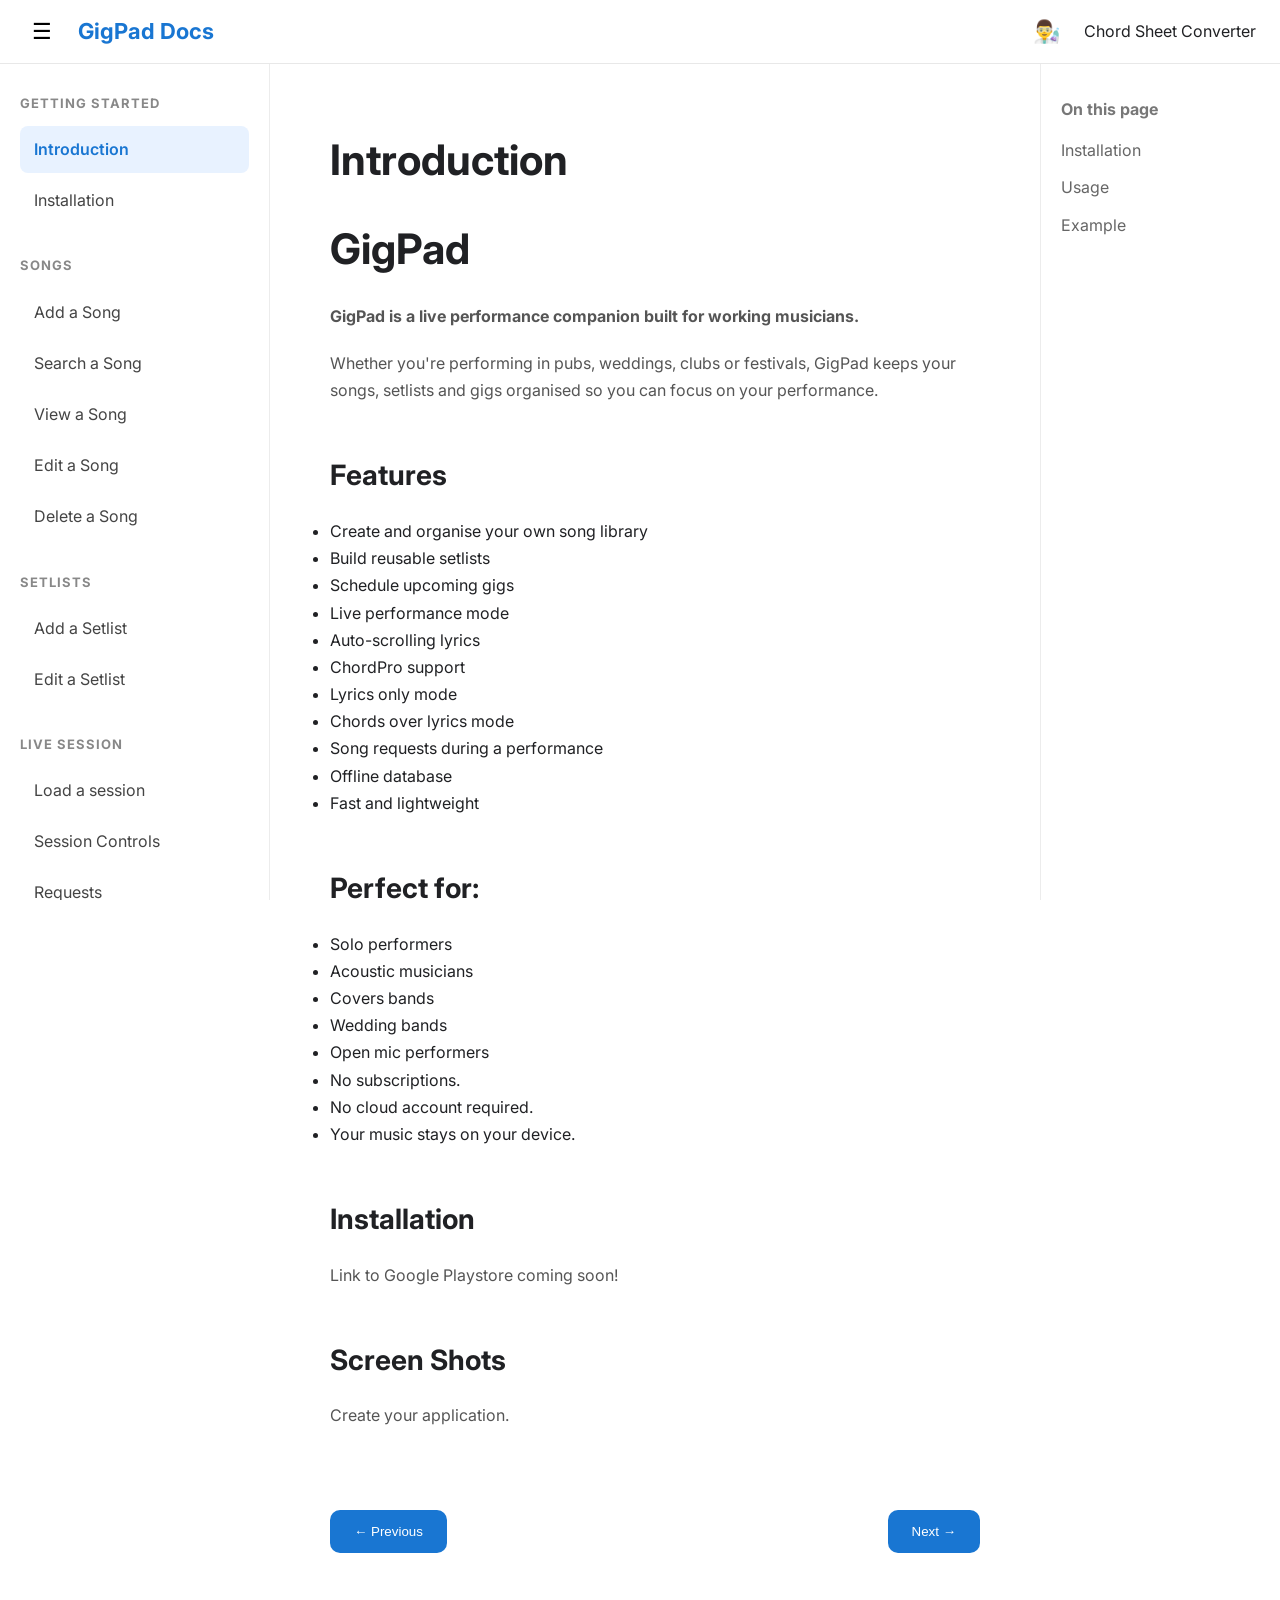
<file: index.html>
<!doctype html>
<html lang="en">
  <head>
    <meta charset="UTF-8" />
    <meta name="viewport" content="width=device-width,initial-scale=1.0" />
    <title>GigPad Docs</title>

    <link rel="stylesheet" href="css/style2.css" />

    <link rel="preconnect" href="https://fonts.googleapis.com" />
    <link rel="preconnect" href="https://fonts.gstatic.com" crossorigin />
    <link
      href="https://fonts.googleapis.com/css2?family=Inter:wght@400;500;600;700&display=swap"
      rel="stylesheet"
    />
  </head>

  <body>
    <header class="topbar">
      <div class="left">
        <button id="menuBtn">☰</button>

        <div class="logo">GigPad Docs</div>
      </div>

      <div class="right">
       

        <button id="themeBtn">👨‍🔬</button>

        <a href="index2.html"> Chord Sheet Converter </a>
      </div>
    </header>

    <div class="layout">
      <aside class="sidebar" id="sidebar">
        <div class="section">
          <h3>Getting Started</h3>

          <a class="active" href="#">Introduction</a>
          <a href="#installation">Installation</a>
        
        </div>

        <div class="section">
          <h3>Songs</h3>
          <a href="#">Add a Song</a>
          <a href="#">Search a Song</a>
          <a href="#">View a Song</a>
          <a href="#">Edit a Song</a>
          <a href="#">Delete a Song</a>
        </div>

        <div class="section">
          <h3>Setlists</h3>

          <a href="#">Add a Setlist</a>
          <a href="#">Edit a Setlist</a>
        </div>

        <div class="section">
          <h3>Live Session</h3>

          <a href="#">Load a session</a>
          <a href="#">Session Controls</a>
          <a href="#">Requests</a>
        </div>

        <div class="section">
          <h3>Gig/Bookings</h3>

          <a href="#">Search for Availability</a>
          <a href="#">Add a gig</a>
          <a href="#">Edit a gig</a>
          
        </div>
      </aside>

      <main class="content">
        <h1>Introduction</h1>

       <h1>GigPad</h1>
        <p><strong>GigPad is a live performance companion built for working musicians.</strong></p>
    </header>

 
        <p>Whether you're performing in pubs, weddings, clubs or festivals, GigPad keeps your songs, setlists and gigs organised so you can focus on your performance.</p>

        <h2>Features</h2>
        <ul>
            <li>Create and organise your own song library</li>
            <li>Build reusable setlists</li>
            <li>Schedule upcoming gigs</li>
            <li>Live performance mode</li>
            <li>Auto-scrolling lyrics</li>
            <li>ChordPro support</li>
            <li>Lyrics only mode</li>
            <li>Chords over lyrics mode</li>
            <li>Song requests during a performance</li>
            <li>Offline database</li>
            <li>Fast and lightweight</li>
        </ul>

        <h2>Perfect for:</h2>
        <ul>
            <li>Solo performers</li>
            <li>Acoustic musicians</li>
            <li>Covers bands</li>
            <li>Wedding bands</li>
            <li>Open mic performers</li>
            <li>No subscriptions.</li>
            <li>No cloud account required.</li>
            <li>Your music stays on your device.</li>
        </ul>
   

        <h2 >Installation</h2>

        <p>Link to Google Playstore coming soon!</p>

        
          

        <!-- <h2>Usage</h2>

        <p>Import the package.</p> -->

        <!-- <div class="code">
          <button class="copy">Copy</button>

          <pre><code>
import 'package:myapp/myapp.dart';
</code></pre>
        </div> -->

        <h2>Screen Shots</h2>

        <p>Create your application.</p>

        

        <div class="pager">
          <button>← Previous</button>

          <button>Next →</button>
        </div>
      </main>

      <aside class="toc">
        <h4>On this page</h4>
        
        <a href="">Installation</a>

        <a href="#usage">Usage</a>

        <a href="#example">Example</a>
      </aside>
    </div>

    <script src="js/myscripts.js"></script>
  </body>
</html>
</file>
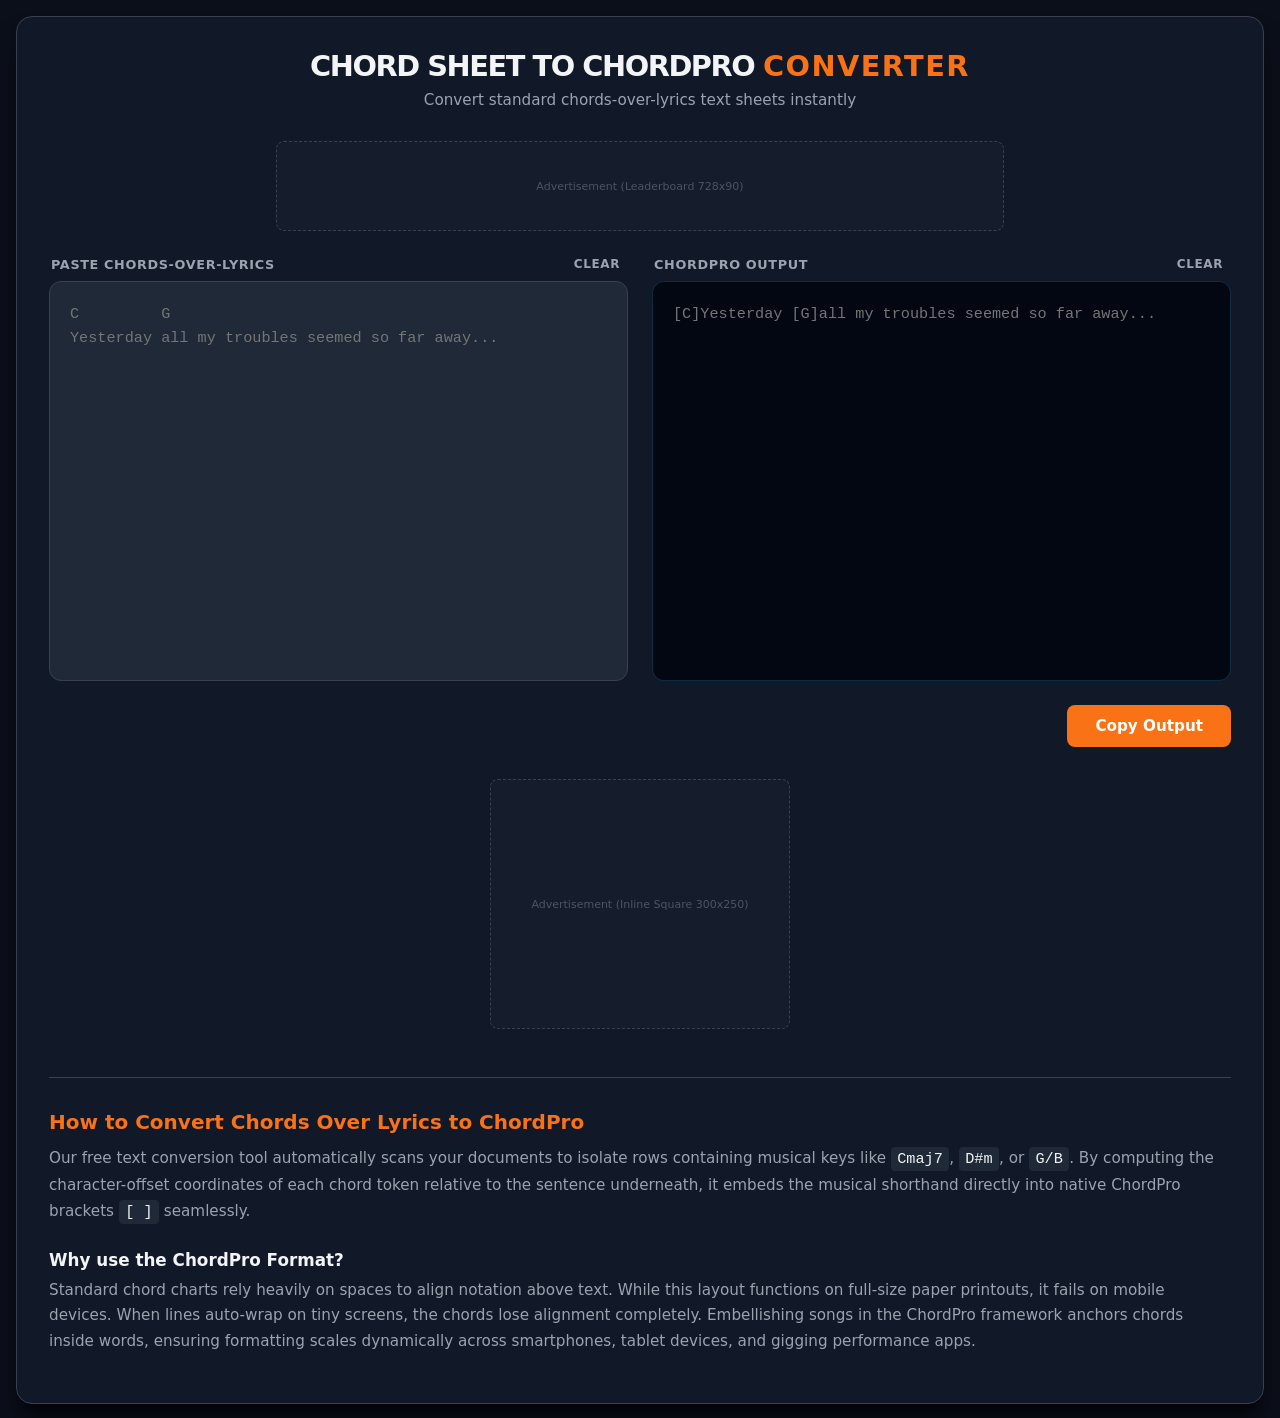
<file: index2.html>
<!doctype html>
<html lang="en">
  <head>
    <meta charset="UTF-8" />
    <meta name="viewport" content="width=device-width, initial-scale=1.0" />

    <!-- Premium SEO Meta Structure -->
    <title>Free Chords Over Lyrics to ChordPro Converter | SPRT Digital</title>
    <meta
      name="description"
      content="Instantly convert standard chord-over-lyrics charts into clean ChordPro format. Free, fully responsive, and optimized for mobile stage displays."
    />
    <meta
      name="keywords"
      content="chordpro converter, chords over lyrics, text to chordpro, ultimate guitar converter, chord wrapper, gigpad format"
    />
    <link rel="stylesheet" href="css/style.css" />
  </head>
  <body>
    <div class="container">
      <header>
        <h1>CHORD SHEET TO CHORDPRO <span>CONVERTER</span></h1>
        <p>Convert standard chords-over-lyrics text sheets instantly</p>
      </header>

      <!-- Top Banner Ad Unit -->
      <div class="ad-slot top-banner">
        <!-- Paste Google AdSense Leaderboard Script Code Here -->
        Advertisement (Leaderboard 728x90)
      </div>

      <div class="editor-grid">
        <!-- Input Pane -->
        <div class="pane">
          <div class="pane-header">
            <label for="input">Paste Chords-Over-Lyrics</label>
            <button class="btn-clear" onclick="clearFields()">Clear</button>
          </div>
          <textarea
            id="input"
            oninput="handleConversion()"
            placeholder="C         G&#10;Yesterday all my troubles seemed so far away..."
          ></textarea>
        </div>

        <!-- Output Pane -->
        <div class="pane">
          <div class="pane-header">
            <label for="output">ChordPro Output</label>
            <button class="btn-clear" onclick="clearFields()">Clear</button>
          </div>
          <textarea
            id="output"
            readonly
            placeholder="[C]Yesterday [G]all my troubles seemed so far away..."
          ></textarea>
        </div>
      </div>

      <div class="action-bar">
        <button id="copyBtn" class="btn-main" onclick="copyToClipboard()">
          Copy Output
        </button>
      </div>

      <!-- Inline Display Ad Unit -->
      <div class="ad-slot inline-banner">
        <!-- Paste Google AdSense Display Unit Script Code Here -->
        Advertisement (Inline Square 300x250)
      </div>

      <!-- SEO Editorial Landing Content Block -->
      <article>
        <h2>How to Convert Chords Over Lyrics to ChordPro</h2>
        <p>
          Our free text conversion tool automatically scans your documents to
          isolate rows containing musical keys like <code>Cmaj7</code>,
          <code>D#m</code>, or <code>G/B</code>. By computing the
          character-offset coordinates of each chord token relative to the
          sentence underneath, it embeds the musical shorthand directly into
          native ChordPro brackets <code>[ ]</code> seamlessly.
        </p>
        <h3>Why use the ChordPro Format?</h3>
        <p>
          Standard chord charts rely heavily on spaces to align notation above
          text. While this layout functions on full-size paper printouts, it
          fails on mobile devices. When lines auto-wrap on tiny screens, the
          chords lose alignment completely. Embellishing songs in the ChordPro
          framework anchors chords inside words, ensuring formatting scales
          dynamically across smartphones, tablet devices, and gigging
          performance apps.
        </p>
      </article>
    </div>
    <script src="js/scripts.js"></script>
  </body>
</html>
</file>
<file: css/style2.css>
/* ==========================================
   RESET
========================================== */

* {
  margin: 0;
  padding: 0;
  box-sizing: border-box;
}

html {
  scroll-behavior: smooth;
}

body {
  font-family: "Inter", sans-serif;
  background: #ffffff;
  color: #202124;
  line-height: 1.7;
}

/* ==========================================
   LINKS
========================================== */

a {
  color: inherit;
  text-decoration: none;
}

/* ==========================================
   TOP BAR
========================================== */

.topbar {
  position: fixed;
  top: 0;
  left: 0;
  right: 0;
  height: 64px;

  background: white;

  display: flex;
  justify-content: space-between;
  align-items: center;

  padding: 0 24px;

  border-bottom: 1px solid #e8e8e8;

  z-index: 1000;
}

.left {
  display: flex;
  align-items: center;
  gap: 18px;
}

.right {
  display: flex;
  align-items: center;
  gap: 16px;
}

.logo {
  font-size: 22px;
  font-weight: 700;
  color: #1976d2;
}

.search {
  width: 250px;
  padding: 10px 14px;

  border: 1px solid #ddd;
  border-radius: 10px;

  outline: none;
  transition: 0.2s;
}

.search:focus {
  border-color: #1976d2;
}

#menuBtn,
#themeBtn {
  border: none;
  background: none;

  font-size: 22px;
  cursor: pointer;

  padding: 8px;
  border-radius: 8px;
}

#menuBtn:hover,
#themeBtn:hover {
  background: #efefef;
}

/* ==========================================
   MAIN LAYOUT
========================================== */

.layout {
  display: grid;

  grid-template-columns:
    270px
    1fr
    240px;

  margin-top: 64px;

  min-height: calc(100vh - 64px);
}

/* ==========================================
   SIDEBAR
========================================== */

.sidebar {
  border-right: 1px solid #ececec;

  padding: 28px 20px;

  position: sticky;
  top: 64px;

  height: calc(100vh - 64px);

  overflow-y: auto;

  background: white;
}

.sidebar h3 {
  margin-bottom: 12px;

  font-size: 13px;

  text-transform: uppercase;

  letter-spacing: 1px;

  color: #888;
}

.section {
  margin-bottom: 30px;
}

.sidebar a {
  display: block;

  padding: 10px 14px;

  margin-bottom: 4px;

  border-radius: 8px;

  color: #444;

  transition: 0.18s;
}

.sidebar a:hover {
  background: #f3f5f7;

  color: #1976d2;
}

.sidebar a.active {
  background: #e8f2ff;

  color: #1976d2;

  font-weight: 600;
}

/* ==========================================
   CONTENT
========================================== */

.content {
  padding: 60px;

  max-width: 900px;
}

.content h1 {
  font-size: 42px;

  margin-bottom: 18px;
}

.content h2 {
  margin-top: 48px;

  margin-bottom: 18px;

  font-size: 28px;
}

.content p {
  color: #555;

  margin-bottom: 20px;
}

/* ==========================================
   CODE BLOCKS
========================================== */

.code {
  position: relative;

  margin: 28px 0;
}

.code pre {
  background: #111827;

  color: white;

  border-radius: 14px;

  padding: 24px;

  overflow: auto;

  font-size: 15px;
}

.code code {
  font-family: Consolas, monospace;
}

.copy {
  position: absolute;

  top: 14px;

  right: 14px;

  border: none;

  background: #1976d2;

  color: white;

  padding: 8px 14px;

  border-radius: 8px;

  cursor: pointer;
}

.copy:hover {
  opacity: 0.9;
}

/* ==========================================
   TOC
========================================== */

.toc {
  border-left: 1px solid #ececec;

  padding: 32px 20px;

  position: sticky;

  top: 64px;

  height: calc(100vh - 64px);
}

.toc h4 {
  margin-bottom: 14px;

  color: #777;
}

.toc a {
  display: block;

  margin-bottom: 10px;

  color: #666;
}

.toc a:hover {
  color: #1976d2;
}

/* ==========================================
   PAGER
========================================== */

.pager {
  display: flex;

  justify-content: space-between;

  margin-top: 80px;
}

.pager button {
  border: none;

  background: #1976d2;

  color: white;

  padding: 14px 24px;

  border-radius: 10px;

  cursor: pointer;
}

.pager button:hover {
  background: #1565c0;
}

/* ==========================================
   SCROLLBAR
========================================== */

::-webkit-scrollbar {
  width: 8px;
}

::-webkit-scrollbar-thumb {
  background: #cfcfcf;

  border-radius: 100px;
}

/* ==========================================
   DARK MODE
========================================== */

body.dark {
  background: #121212;

  color: #eee;
}

body.dark .topbar {
  background: #1c1c1c;

  border-color: #333;
}

body.dark .sidebar {
  background: #181818;

  border-color: #333;
}

body.dark .toc {
  background: #181818;

  border-color: #333;
}

body.dark .content p {
  color: #cfcfcf;
}

body.dark .search {
  background: #222;

  color: white;

  border-color: #444;
}

body.dark .sidebar a {
  color: #ccc;
}

body.dark .sidebar a:hover {
  background: #252525;
}

body.dark .sidebar a.active {
  background: #204c82;
}

body.dark #menuBtn,
body.dark #themeBtn {
  color: white;
}

body.dark .logo {
  color: #64b5ff;
}

/* ==========================================
   MOBILE
========================================== */

@media (max-width: 1100px) {
  .layout {
    grid-template-columns: 260px 1fr;
  }

  .toc {
    display: none;
  }
}

@media (max-width: 850px) {
  .layout {
    grid-template-columns: 1fr;
  }

  .sidebar {
    position: fixed;

    left: -280px;

    top: 64px;

    width: 270px;

    transition: 0.25s;

    z-index: 999;

    box-shadow: 0 10px 30px rgba(0, 0, 0, 0.2);
  }

  .sidebar.open {
    left: 0;
  }

  .content {
    padding: 30px;
  }

  .search {
    display: none;
  }
}

@media (max-width: 600px) {
  .content {
    padding: 24px;
  }

  .content h1 {
    font-size: 34px;
  }

  .content h2 {
    font-size: 24px;
  }

  .logo {
    font-size: 18px;
  }
}
</file>
<file: css/style.css>
/* Modern Design System Variables */
:root {
  --bg-main: #0b0f19;
  --bg-card: #111827;
  --bg-input: #1f2937;
  --accent: #f97316;
  --accent-hover: #ea580c;
  --text-main: #f3f4f6;
  --text-muted: #9ca3af;
  --border: #374151;
  --success: #10b981;
  --danger: #ef4444;
}

* {
  box-sizing: border-box;
  margin: 0;
  padding: 0;
  font-family:
    ui-sans-serif,
    system-ui,
    -apple-system,
    BlinkMacSystemFont,
    "Segoe UI",
    Roboto,
    "Helvetica Neue",
    Arial,
    sans-serif;
}

body {
  background-color: var(--bg-main);
  color: var(--text-main);
  padding: 1rem;
  display: flex;
  justify-content: center;
  align-items: center;
  min-height: 100vh;
}

/* Responsive Layout Grid Container */
.container {
  width: 100%;
  max-width: 1280px;
  background-color: var(--bg-card);
  border: 1px solid var(--border);
  border-radius: 16px;
  padding: 2rem;
  box-shadow:
    0 20px 25px -5px rgba(0, 0, 0, 0.5),
    0 10px 10px -5px rgba(0, 0, 0, 0.5);
}

/* Sleek Technical Brand Header */
header {
  margin-bottom: 2rem;
  text-align: center;
}

header h1 {
  font-size: 1.8rem;
  letter-spacing: -0.05em;
  font-weight: 800;
  text-transform: uppercase;
}

header h1 span {
  color: var(--accent);
  letter-spacing: 0.05em;
}

header p {
  color: var(--text-muted);
  font-size: 0.95rem;
  margin-top: 0.5rem;
}

/* Responsive Editor Split Layout */
.editor-grid {
  display: grid;
  grid-template-columns: 1fr;
  gap: 1.5rem;
  margin-bottom: 1.5rem;
}

@media (min-width: 768px) {
  .editor-grid {
    grid-template-columns: 1fr 1fr;
  }
}

.pane {
  display: flex;
  flex-direction: column;
  gap: 0.5rem;
}

.pane-header {
  display: flex;
  justify-content: space-between;
  align-items: center;
  padding: 0 2px;
}

label {
  font-size: 0.8rem;
  font-weight: 700;
  color: var(--text-muted);
  text-transform: uppercase;
  letter-spacing: 0.05em;
}

/* Inline Mini Clear Button Styling */
.btn-clear {
  background: none;
  border: none;
  color: var(--text-muted);
  font-size: 0.75rem;
  font-weight: 600;
  cursor: pointer;
  padding: 2px 6px;
  border-radius: 4px;
  transition: all 0.15s ease-in-out;
  text-transform: uppercase;
  letter-spacing: 0.05em;
  width: auto;
}

.btn-clear:hover {
  color: var(--danger);
  background-color: rgba(239, 68, 68, 0.1);
}

textarea {
  width: 100%;
  height: 400px;
  background-color: var(--bg-input);
  border: 1px solid var(--border);
  border-radius: 12px;
  color: var(--text-main);
  padding: 1.25rem;
  font-family:
    ui-monospace, SFMono-Regular, Menlo, Monaco, Consolas, "Liberation Mono",
    "Courier New", monospace;
  font-size: 0.95rem;
  line-height: 1.6;
  resize: none;
  outline: none;
  transition: all 0.2s ease-in-out;
}

textarea:focus {
  border-color: var(--accent);
  box-shadow: 0 0 0 3px rgba(249, 115, 22, 0.15);
}

/* Read-only output styling */
#output {
  background-color: #030712;
  color: #38bdf8; /* Sharp neon-blue tint for raw code clarity */
  border-color: rgba(56, 189, 248, 0.2);
}

#output:focus {
  border-color: #38bdf8;
  box-shadow: 0 0 0 3px rgba(56, 189, 248, 0.15);
}

/* Responsive Action Layout Row */
.action-bar {
  display: flex;
  justify-content: flex-end;
  margin-bottom: 2rem;
}

.btn-main {
  padding: 0.75rem 1.75rem;
  font-size: 0.95rem;
  font-weight: 700;
  border-radius: 8px;
  border: none;
  cursor: pointer;
  transition: all 0.2s ease-in-out;
  display: inline-flex;
  align-items: center;
  gap: 0.5rem;
  width: 100%;
  justify-content: center;
  background-color: var(--accent);
  color: #ffffff;
}

@media (min-width: 480px) {
  .btn-main {
    width: auto;
  }
}

.btn-main:hover {
  background-color: var(--accent-hover);
  transform: translateY(-1px);
}

.btn-main:active {
  transform: translateY(0);
}

.btn-success {
  background-color: var(--success) !important;
}

/* Ad Display Unit Structural Layouts */
.ad-slot {
  margin: 1.5rem auto;
  background: rgba(255, 255, 255, 0.02);
  display: flex;
  justify-content: center;
  align-items: center;
  border: 1px dashed var(--border);
  border-radius: 8px;
  font-size: 11px;
  color: #4b5563;
  width: 100%;
}

.top-banner {
  min-height: 90px;
  max-width: 728px;
}
.inline-banner {
  min-height: 250px;
  max-width: 300px;
}

/* Keyword-Optimized Editorial Content Footer */
article {
  margin-top: 3rem;
  border-top: 1px solid var(--border);
  padding-top: 2rem;
}

article h2 {
  font-size: 1.25rem;
  margin-bottom: 0.75rem;
  color: var(--accent);
  font-weight: 700;
}

article h3 {
  font-size: 1.05rem;
  margin-top: 1.5rem;
  margin-bottom: 0.5rem;
  font-weight: 600;
}

article p {
  color: var(--text-muted);
  font-size: 0.95rem;
  line-height: 1.7;
  margin-bottom: 1rem;
}

article code {
  background-color: var(--bg-input);
  padding: 0.2rem 0.4rem;
  border-radius: 4px;
  font-family: monospace;
  color: var(--text-main);
}
</file>
